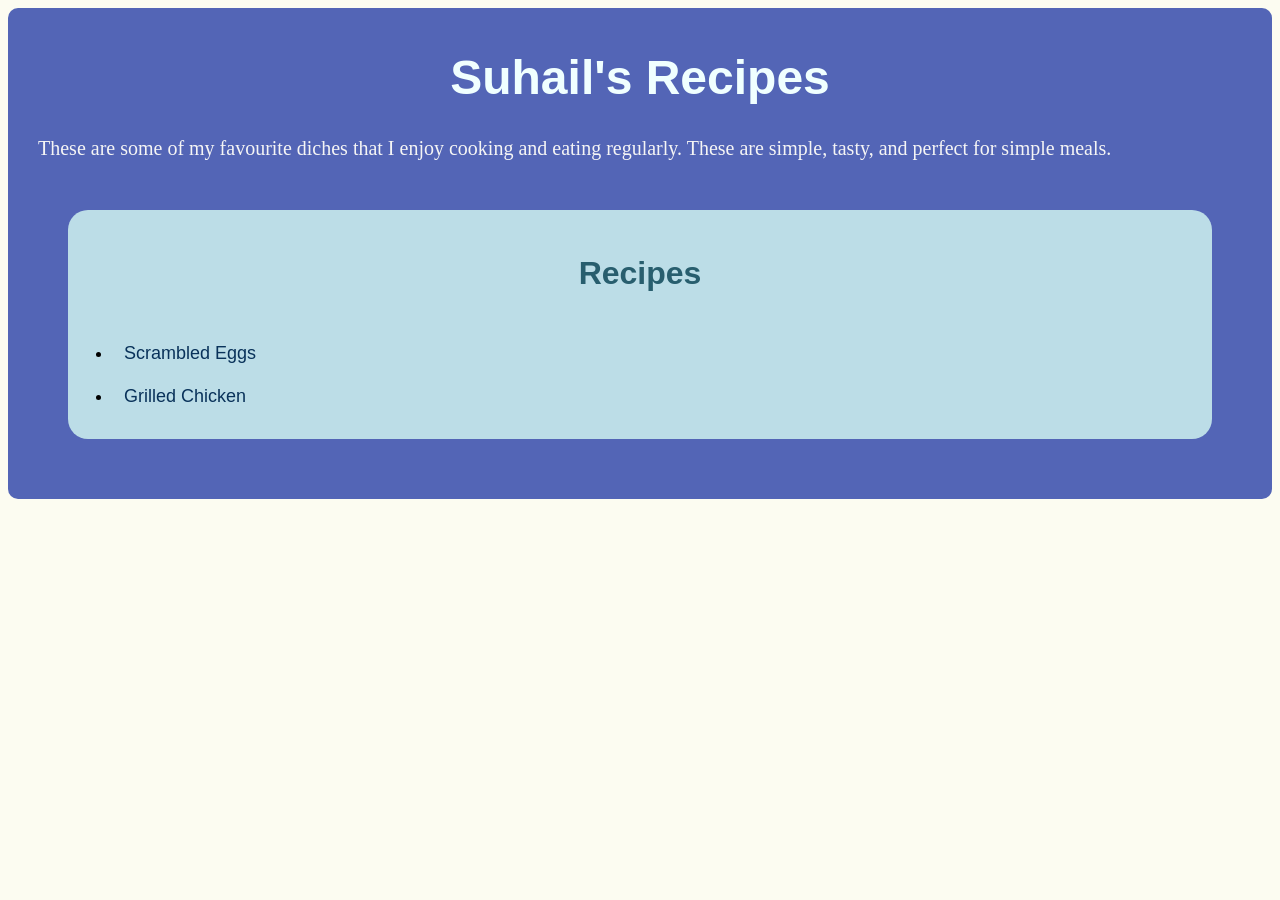
<file: index.html>
<!DOCTYPE html>
<html lang="en">
<head>
    <meta charset="UTF-8">
    <meta name="viewport" content="width=device-width, initial-scale=1.0">
    <title>Recipes</title>
    <link rel="stylesheet" href="styles.css">
</head>
<body>
    <div class="header">
        <h1 class="title">Suhail's Recipes</h1>
        <p class="para">These are some of my favourite diches that I enjoy cooking and eating regularly. These are simple, tasty, and perfect for simple meals.</p>
        <div class="content">
        <h3 class="title">Recipes</h3>
        <ul>
            <li><a href="recipes/ScrambledEggs.html">Scrambled Eggs</a></li>
            <li><a href="recipes/GrilledChicken.html">Grilled Chicken</a></li>
        </ul>
        </div>
    </div>
</body>
</html>
</file>
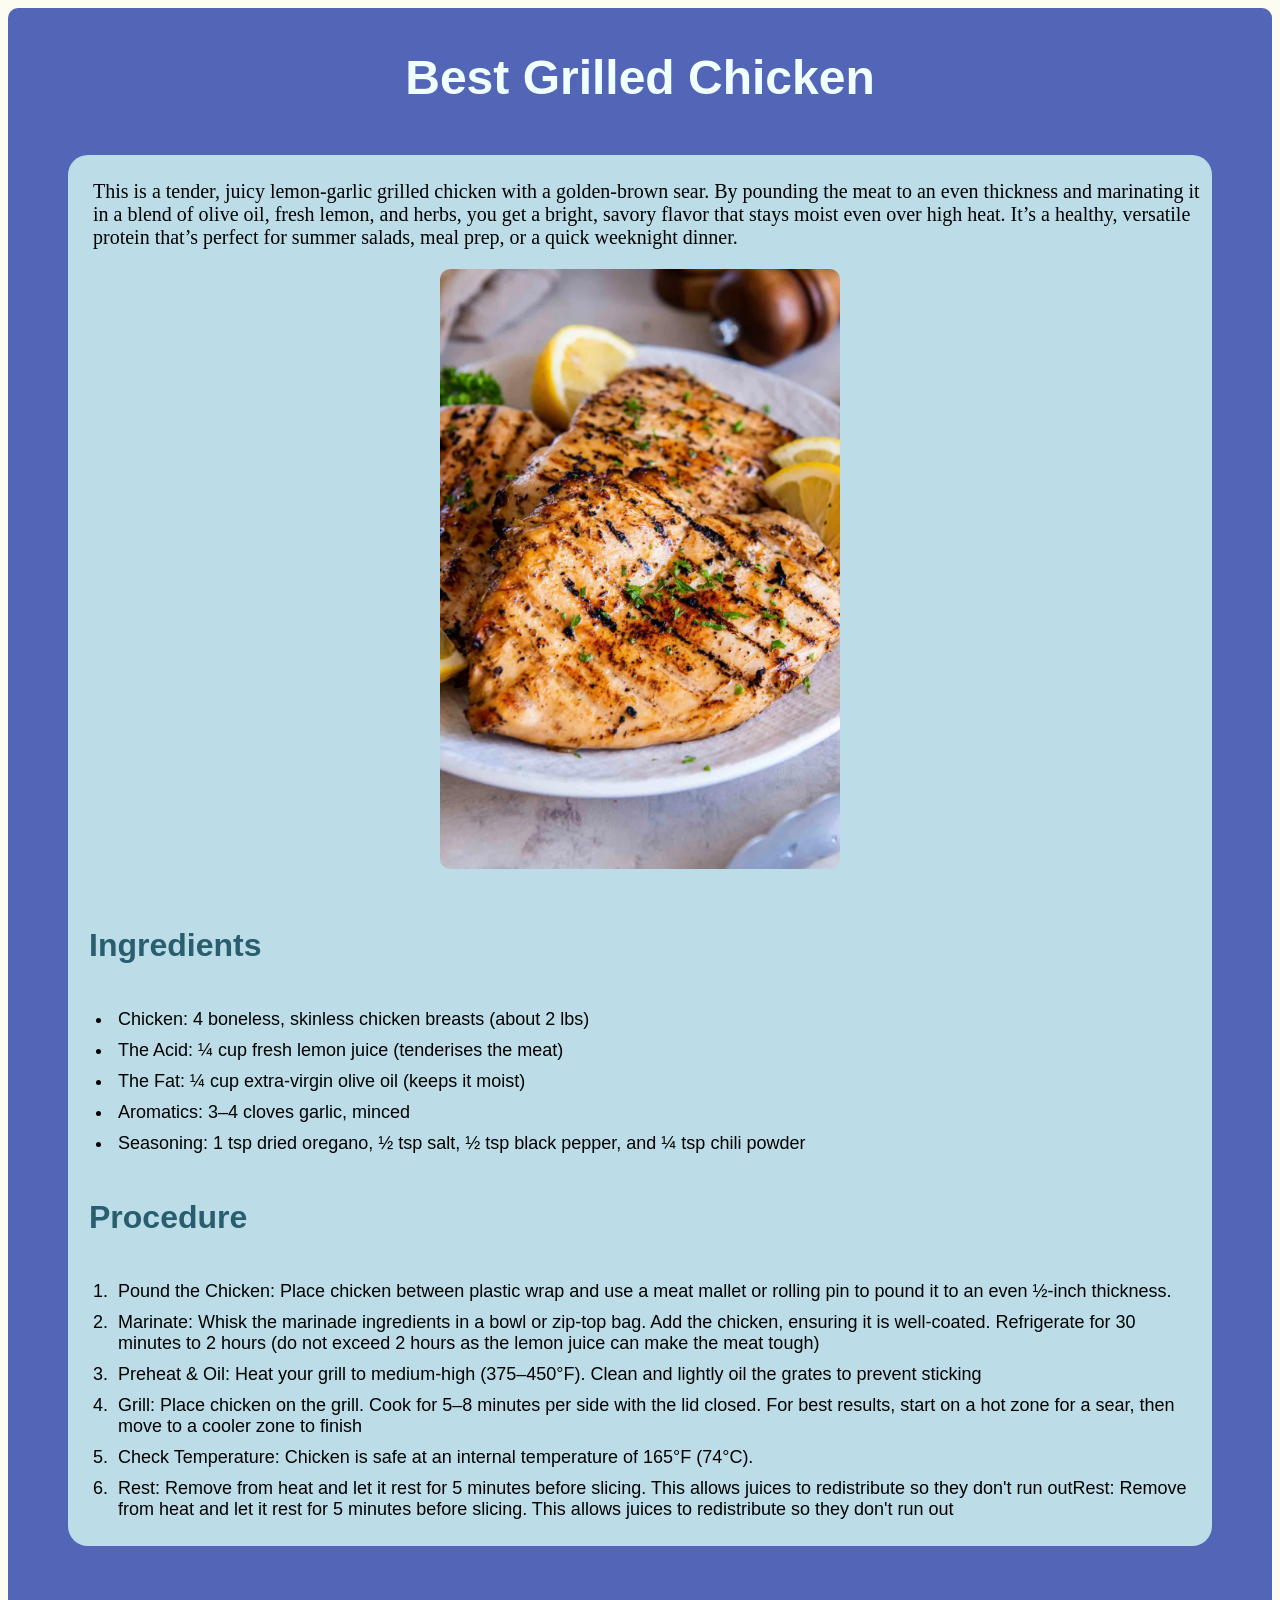
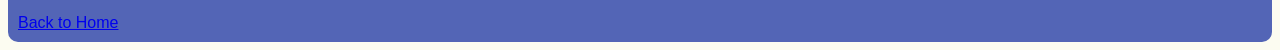
<file: recipes/GrilledChicken.html>
<!DOCTYPE html>
<html lang="en">
<head>
    <meta charset="UTF-8">
    <meta name="viewport" content="width=device-width, initial-scale=1.0">
    <title>Grilled Chicken</title>
    <link rel="stylesheet" href="../styles.css">
</head>
<body>
    <div class="header">
    <h1 class="title">Best Grilled Chicken</h1>
    <div class="content">
    <p class="para">This is a
        tender, juicy lemon-garlic grilled chicken with a golden-brown sear. By pounding the 
        meat to an even thickness and marinating it in a blend of olive oil, fresh lemon, and 
        herbs, you get a bright, savory flavor that stays moist even over high heat. 
        It’s a healthy, versatile protein that’s perfect for summer salads, meal prep, 
        or a quick weeknight dinner.
    </p>
    <img src="../img/grilled-chicken-img.webp" alt="Grilled Chicken Image" width="400">
    <br>
    <h3 class="title sub">Ingredients</h3>
    <ul>
        <li>Chicken: 4 boneless, skinless chicken breasts (about 2 lbs)</li>
        <li>The Acid: ¼ cup fresh lemon juice (tenderises the meat)</li>
        <li>The Fat: ¼ cup extra-virgin olive oil (keeps it moist)</li>
        <li>Aromatics: 3–4 cloves garlic, minced</li>
        <li>Seasoning: 1 tsp dried oregano, ½ tsp salt, ½ tsp black pepper, and ¼ tsp chili powder</li>
    </ul>
    <h3 class="title sub">Procedure</h3>
    <ol>
        <li>Pound the Chicken: Place chicken between plastic wrap and use a meat mallet or rolling pin to pound it to an even ½-inch thickness.</li>
        <li>Marinate: Whisk the marinade ingredients in a bowl or zip-top bag. Add the chicken, ensuring it is well-coated. Refrigerate for 30 minutes to 2 hours (do not exceed 2 hours as the lemon juice can make the meat tough) </li>
        <li>Preheat & Oil: Heat your grill to medium-high (375–450°F). Clean and lightly oil the grates to prevent sticking</li>
        <li>Grill: Place chicken on the grill. Cook for 5–8 minutes per side with the lid closed. For best results, start on a hot zone for a sear, then move to a cooler zone to finish</li>
        <li>Check Temperature: Chicken is safe at an internal temperature of 165°F (74°C).</li>
        <li>Rest: Remove from heat and let it rest for 5 minutes before slicing. This allows juices to redistribute so they don't run outRest: Remove from heat and let it rest for 5 minutes before slicing. This allows juices to redistribute so they don't run out</li>
    </ol>
    </div>
    <br>
    <a href="../index.html">Back to Home</a>
    </div>

</body>
</html>
</file>
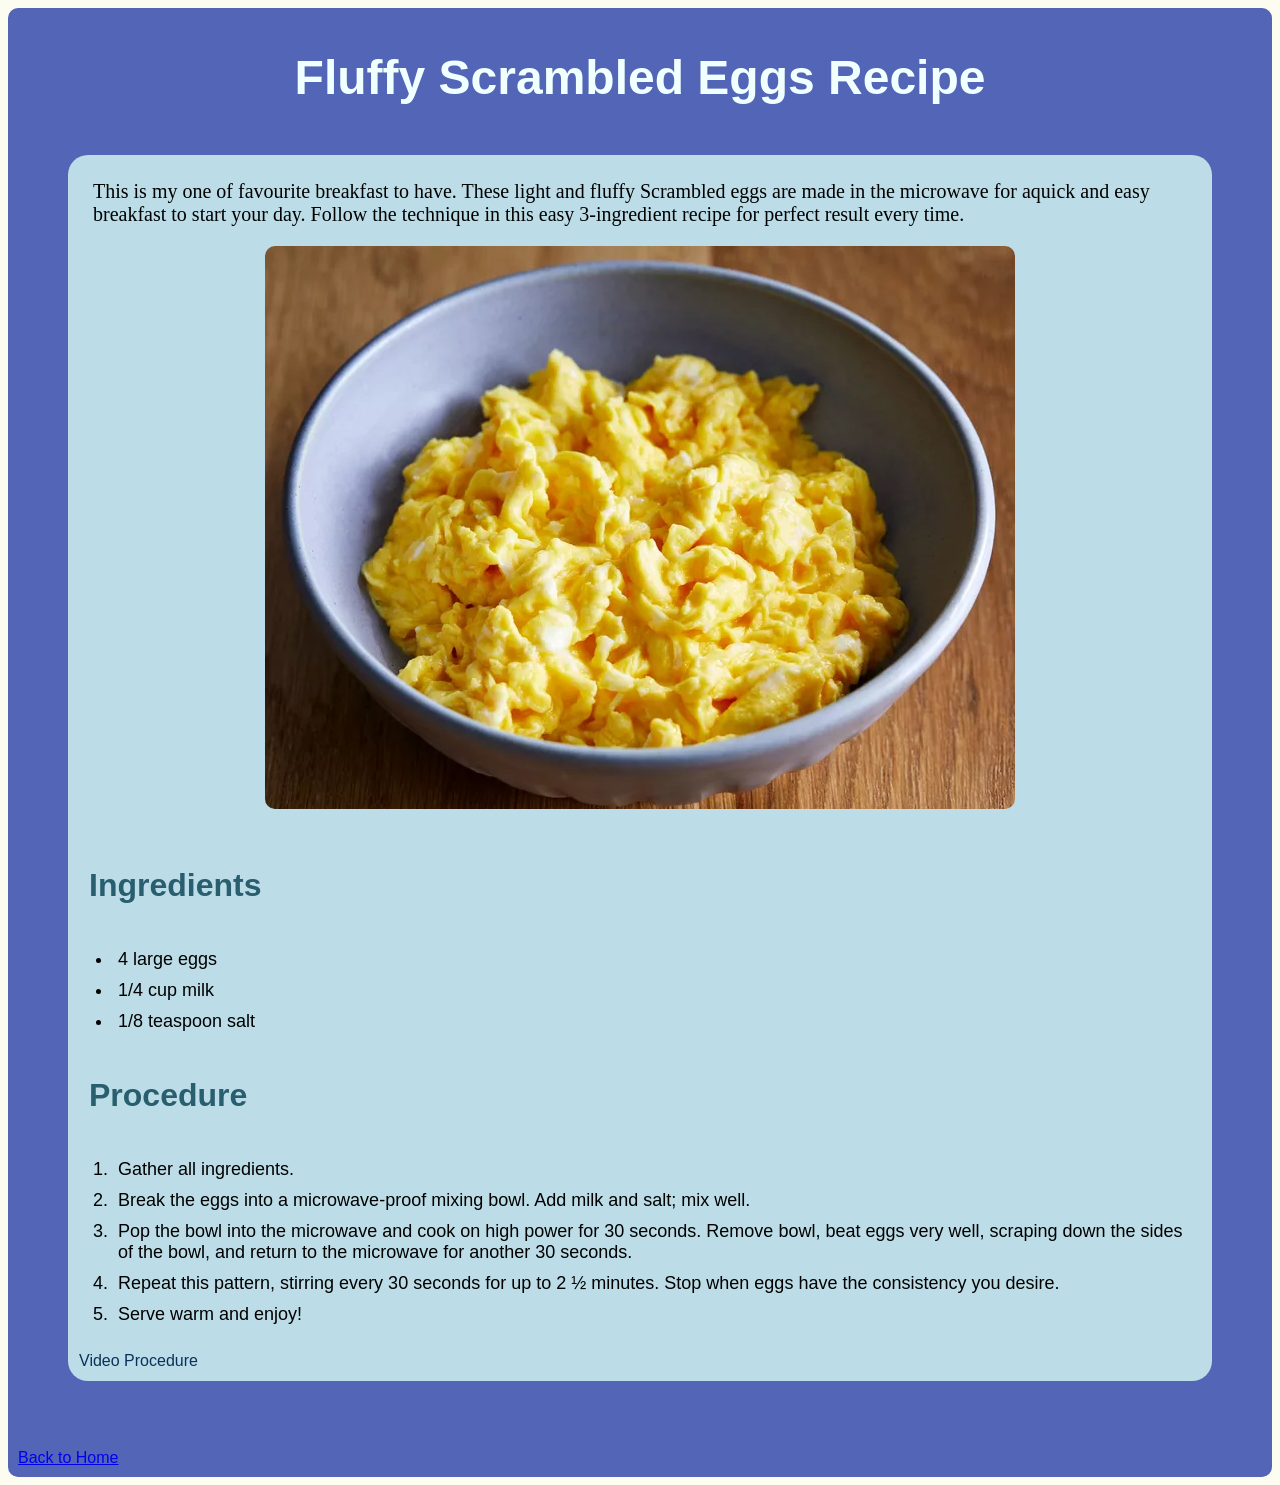
<file: recipes/ScrambledEggs.html>
<!DOCTYPE html>
<html lang="en">
<head>
    <meta charset="UTF-8">
    <meta name="viewport" content="width=device-width, initial-scale=1.0">
    <title>Scrambled Eggs</title>
    <link rel="stylesheet" href="../styles.css">
</head>
<body>
    <div class="header">
    <H1 class="title">Fluffy Scrambled Eggs Recipe</H1>
    <div class="content">
    <p class="para">This is my one of favourite breakfast to have. These light and fluffy Scrambled eggs are 
        made in the microwave for aquick and easy breakfast to start your day. Follow the 
        technique in this easy 3-ingredient recipe for perfect result every time.
    </p>
    <img src="../img/scrambled-eggs-img.webp" alt="Scrambled Eggs Image">
    <br>
    <h3 class="title sub">Ingredients</h3>
    <ul>
        <li>4 large eggs</li>
        <li>1/4 cup milk</li>
        <li>1/8 teaspoon salt</li>
    </ul>
    <h3 class="title sub">Procedure</h3>
    <ol>
        <li>Gather all ingredients. </li>
        <li>Break the eggs into a microwave-proof mixing bowl. Add milk and salt; mix well.</li>
        <li>Pop the bowl into the microwave and cook on high power for 30 seconds. Remove bowl, beat eggs very well, scraping down the sides of the bowl, and return to the microwave for another 30 seconds. </li>
        <li>Repeat this pattern, stirring every 30 seconds for up to 2 ½ minutes. Stop when eggs have the consistency you desire. </li>
        <li>Serve warm and enjoy! </li>
    </ol>
    <a href="https://www.youtube.com/watch?v=keGd9CXUHco">Video Procedure</a>
    <br>
    </div>
    <br>
    <a href="../index.html">Back to Home</a>
    </div>
</body>
</html>
</file>
<file: styles.css>
body {
    background-color: rgb(252, 252, 241);
    font-family: Arial, Helvetica, sans-serif;
}

.header {
    background-color: rgb(83, 101, 182);
    padding: 10px;
    border-radius: 10px;
}

.header .title {
    text-align: center;
    color: azure;
    font-weight: bold;
    font-family: 'Gill Sans MT', Calibri, 'Trebuchet MS', sans-serif;
    font-size: 48px;
}

.para {
    font-family: 'Times New Roman', Times, serif;
    font-size: 20px;
    margin-left: 20px;
    color: whitesmoke;
}

.content {
    background-color: rgb(188, 221, 231);
    display: block;
    margin: 50px;
    padding: 5px;
    border-radius: 20px;
}

.content .title {
    font-size: 32px;
    padding: 8px 16px;
    color: rgb(40, 94, 110);
    text-align: center;
}

.content a {
    text-decoration: none;
    color: #09325a;
    font-weight: 500;
    display: inline-block;
    padding: 6px;
    border-radius: 10px;
}

.content a:hover {
    background-color: beige;
}

.content .para {
    color: black;
}

.content img {
    display: block;
    margin: auto;
    max-width: 100%;
    height: auto;
    border-radius: 10px;
}

.title.sub {
    text-align: left;
}

.content li {
    padding: 5px;
    font-size: 18px;
}
</file>
